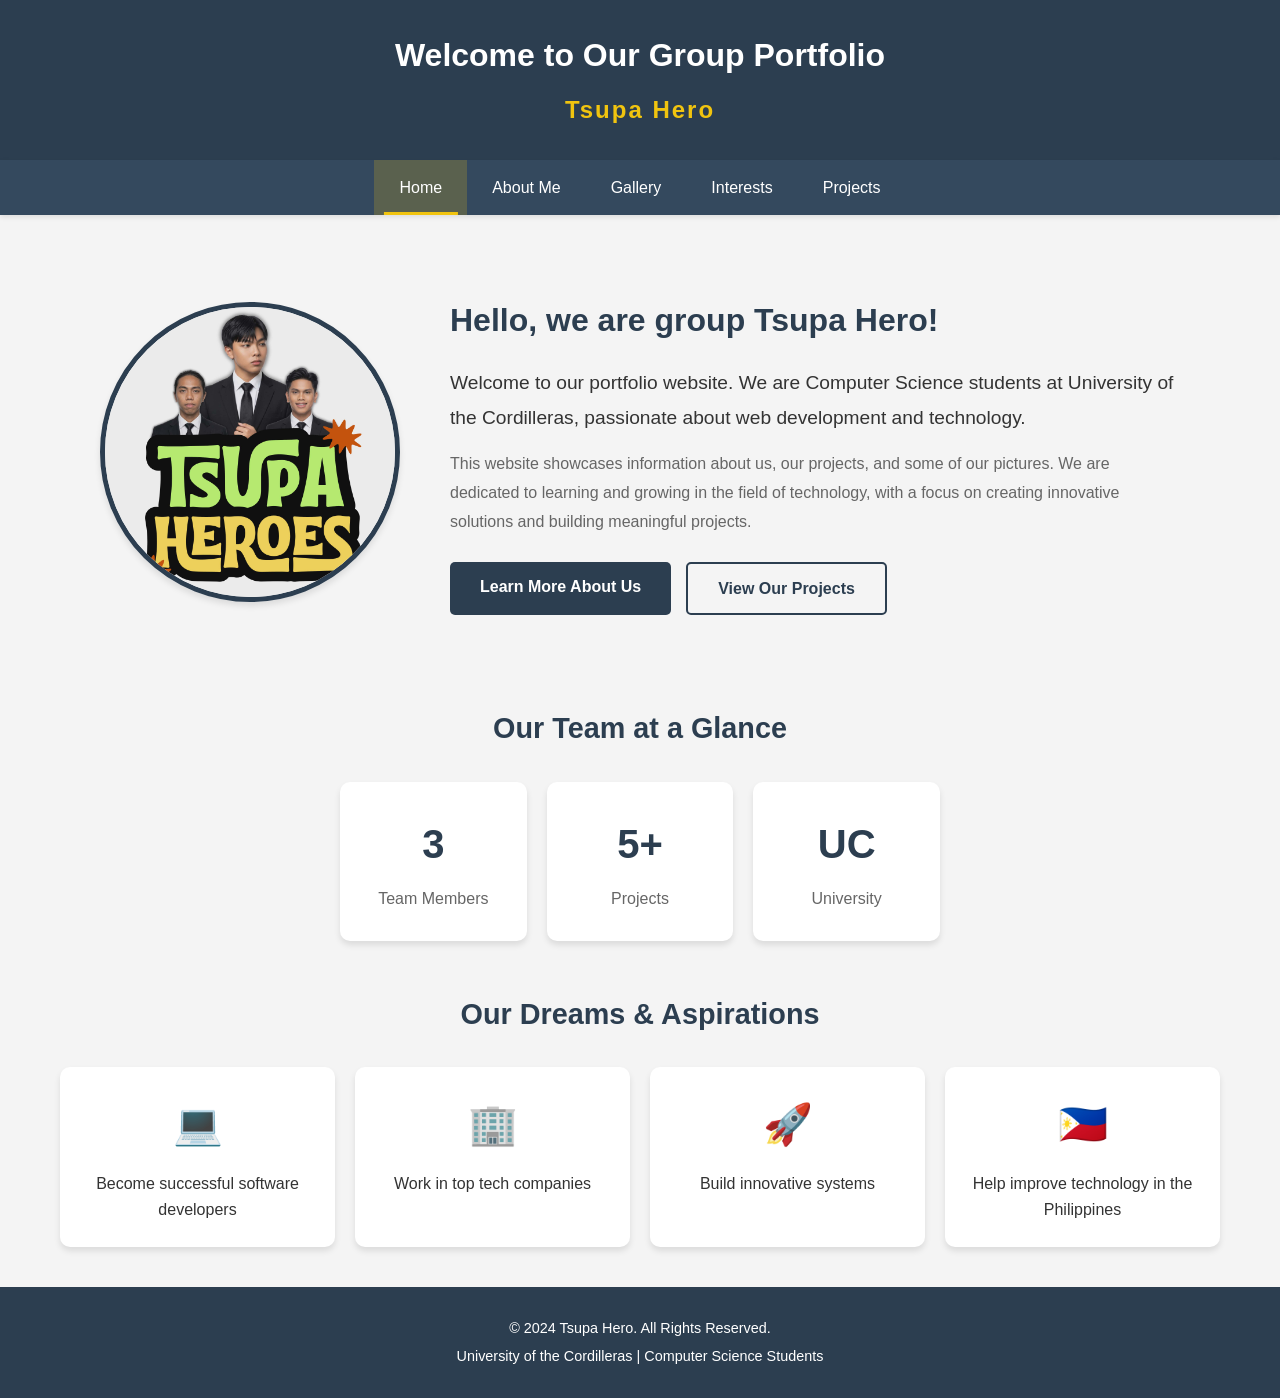
<file: index.html>
<!DOCTYPE html>
<html lang="en">
<head>
    <meta charset="UTF-8">
    <meta name="viewport" content="width=device-width, initial-scale=1.0">
    <title>Tsupa Hero - Home</title>
    <link rel="stylesheet" href="css/index.css">
</head>
<body>
    <!-- Header Section -->
    <header class="main-header">
        <div class="header-content">
            <h1>Welcome to Our Group Portfolio</h1>
            <p class="group-name">Tsupa Hero</p>
        </div>
    </header>

    <!-- Navigation Menu -->
    <nav class="main-nav">
        <ul class="nav-list">
            <li><a href="index.html" class="nav-link active">Home</a></li>
            <li><a href="about.html" class="nav-link">About Me</a></li>
            <li><a href="gallery.html" class="nav-link">Gallery</a></li>
            <li><a href="interest.html" class="nav-link">Interests</a></li>
            <li><a href="project.html" class="nav-link">Projects</a></li>
        </ul>
    </nav>

    <!-- Main Content Section -->
    <main class="main-content">
        <!-- Home Section -->
        <section class="home-section">
            <div class="profile-container">
                <!-- Group Profile Photo -->
                <div class="profile-photo">
                    <img src="group logo.jpg" alt="Tsupa Hero Group" class="group-image">
                </div>
                
                <!-- Introduction Text -->
                <div class="intro-text">
                    <h2>Hello, we are group Tsupa Hero!</h2>
                    <p class="welcome-message">
                        Welcome to our portfolio website. We are Computer Science students at University of the Cordilleras, 
                        passionate about web development and technology.
                    </p>
                    <p class="description">
                        This website showcases information about us, our projects, and some of our pictures. 
                        We are dedicated to learning and growing in the field of technology, 
                        with a focus on creating innovative solutions and building meaningful projects.
                    </p>
                    
                    <!-- Call to Action Buttons -->
                    <div class="cta-buttons">
                        <a href="about.html" class="btn btn-primary">Learn More About Us</a>
                        <a href="project.html" class="btn btn-secondary">View Our Projects</a>
                    </div>
                </div>
            </div>
        </section>

        <!-- Quick Stats Section -->
        <section class="stats-section">
            <h3>Our Team at a Glance</h3>
            <div class="stats-grid">
                <div class="stat-card">
                    <span class="stat-number">3</span>
                    <span class="stat-label">Team Members</span>
                </div>
                <div class="stat-card">
                    <span class="stat-number">5+</span>
                    <span class="stat-label">Projects</span>
                </div>
                <div class="stat-card">
                    <span class="stat-number">UC</span>
                    <span class="stat-label">University</span>
                </div>
            </div>
        </section>

        <!-- Dreams Section Preview -->
        <section class="dreams-preview">
            <h3>Our Dreams & Aspirations</h3>
            <div class="dreams-list">
                <div class="dream-item">
                    <span class="dream-icon">💻</span>
                    <p>Become successful software developers</p>
                </div>
                <div class="dream-item">
                    <span class="dream-icon">🏢</span>
                    <p>Work in top tech companies</p>
                </div>
                <div class="dream-item">
                    <span class="dream-icon">🚀</span>
                    <p>Build innovative systems</p>
                </div>
                <div class="dream-item">
                    <span class="dream-icon">🇵🇭</span>
                    <p>Help improve technology in the Philippines</p>
                </div>
            </div>
        </section>
    </main>

    <!-- Footer Section -->
    <footer class="main-footer">
        <div class="footer-content">
            <p>&copy; 2024 Tsupa Hero. All Rights Reserved.</p>
            <p>University of the Cordilleras | Computer Science Students</p>
        </div>
    </footer>

    <!-- Scroll to Top Button -->
    <button id="scrollTopBtn" class="scroll-top-btn" title="Go to top">↑</button>

    <!-- JavaScript File -->
    <script src="js/script.js"></script>
</body>
</html>
</file>
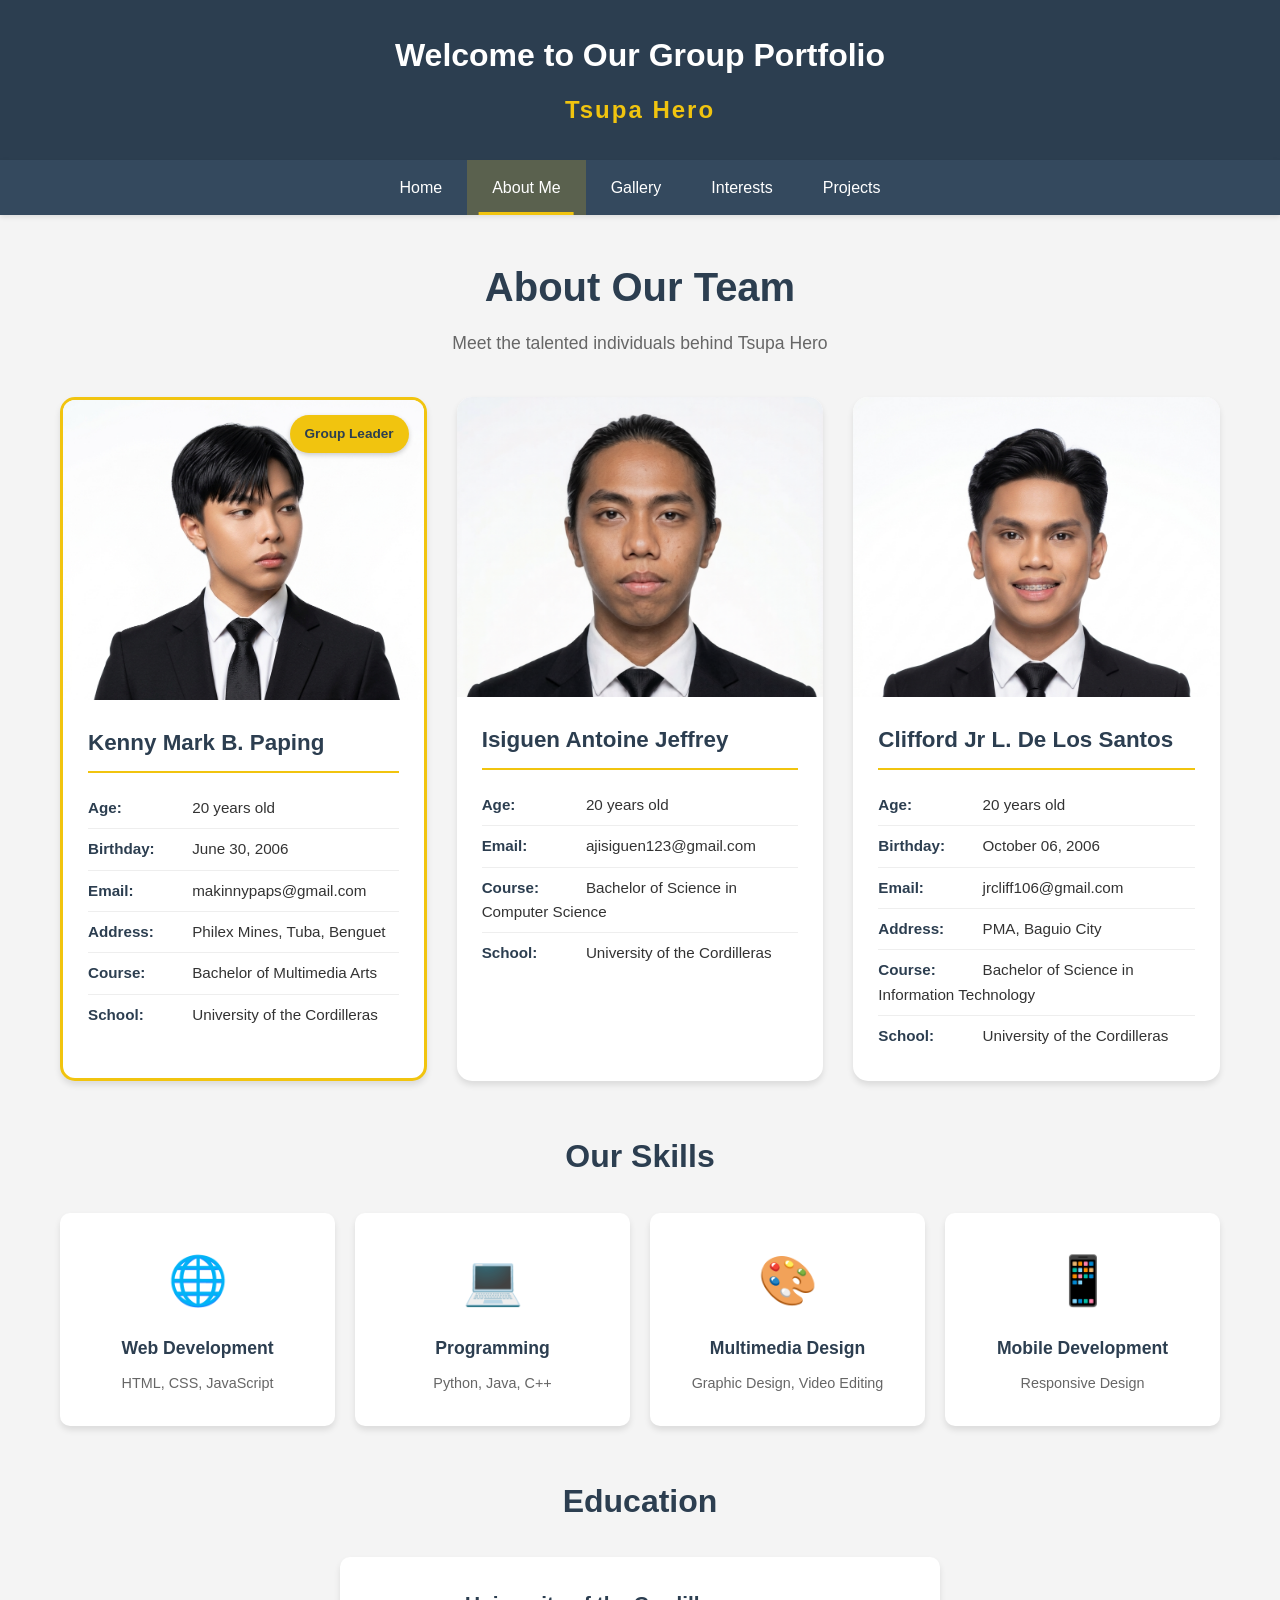
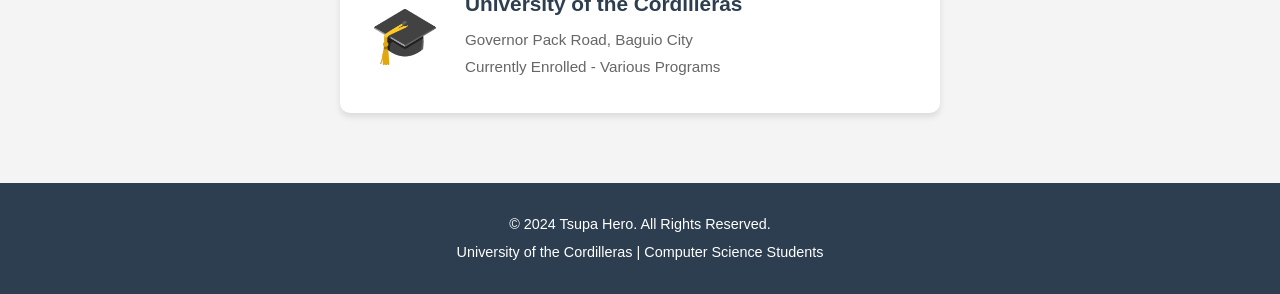
<file: about.html>
<!DOCTYPE html>
<html lang="en">
<head>
    <meta charset="UTF-8">
    <meta name="viewport" content="width=device-width, initial-scale=1.0">
    <title>Tsupa Hero - About Me</title>
    <link rel="stylesheet" href="css/about.css">
</head>
<body>
    <!-- Header Section -->
    <header class="main-header">
        <div class="header-content">
            <h1>Welcome to Our Group Portfolio</h1>
            <p class="group-name">Tsupa Hero</p>
        </div>
    </header>

    <!-- Navigation Menu -->
    <nav class="main-nav">
        <ul class="nav-list">
            <li><a href="index.html" class="nav-link">Home</a></li>
            <li><a href="about.html" class="nav-link active">About Me</a></li>
            <li><a href="gallery.html" class="nav-link">Gallery</a></li>
            <li><a href="interest.html" class="nav-link">Interests</a></li>
            <li><a href="project.html" class="nav-link">Projects</a></li>
        </ul>
    </nav>

    <!-- Main Content Section -->
    <main class="main-content">
        <!-- About Section Title -->
        <section class="about-header">
            <h2>About Our Team</h2>
            <p>Meet the talented individuals behind Tsupa Hero</p>
        </section>

        <!-- Team Members Cards -->
        <section class="team-section">
            <!-- Group Leader Card -->
            <div class="member-card leader-card">
                <div class="member-badge">Group Leader</div>
                <div class="member-photo">
                    <img src="images/kenny.jpg" alt="Kenny Mark B. Paping">
                </div>
                <div class="member-info">
                    <h3>Kenny Mark B. Paping</h3>
                    <ul class="info-list">
                        <li><strong>Age:</strong> 20 years old</li>
                        <li><strong>Birthday:</strong> June 30, 2006</li>
                        <li><strong>Email:</strong> makinnypaps@gmail.com</li>
                        <li><strong>Address:</strong> Philex Mines, Tuba, Benguet</li>
                        <li><strong>Course:</strong> Bachelor of Multimedia Arts</li>
                        <li><strong>School:</strong> University of the Cordilleras</li>
                    </ul>
                </div>
            </div>

            <!-- Member 1 Card -->
            <div class="member-card">
                <div class="member-photo">
                    <img src="images/antoine.jpg" alt="Isiguen Antoine Jeffrey">
                </div>
                <div class="member-info">
                    <h3>Isiguen Antoine Jeffrey</h3>
                    <ul class="info-list">
                        <li><strong>Age:</strong> 20 years old</li>
                        <li><strong>Email:</strong> ajisiguen123@gmail.com</li>
                        <li><strong>Course:</strong> Bachelor of Science in Computer Science</li>
                        <li><strong>School:</strong> University of the Cordilleras</li>
                    </ul>
                </div>
            </div>

            <!-- Member 2 Card -->
            <div class="member-card">
                <div class="member-photo">
                    <img src="images/clifford.jpg" alt="Clifford Jr L. De Los Santos">
                </div>
                <div class="member-info">
                    <h3>Clifford Jr L. De Los Santos</h3>
                    <ul class="info-list">
                        <li><strong>Age:</strong> 20 years old</li>
                        <li><strong>Birthday:</strong> October 06, 2006</li>
                        <li><strong>Email:</strong> jrcliff106@gmail.com</li>
                        <li><strong>Address:</strong> PMA, Baguio City</li>
                        <li><strong>Course:</strong> Bachelor of Science in Information Technology</li>
                        <li><strong>School:</strong> University of the Cordilleras</li>
                    </ul>
                </div>
            </div>
        </section>

        <!-- Skills Section -->
        <section class="skills-section">
            <h2>Our Skills</h2>
            <div class="skills-grid">
                <div class="skill-card">
                    <span class="skill-icon">🌐</span>
                    <h4>Web Development</h4>
                    <p>HTML, CSS, JavaScript</p>
                </div>
                <div class="skill-card">
                    <span class="skill-icon">💻</span>
                    <h4>Programming</h4>
                    <p>Python, Java, C++</p>
                </div>
                <div class="skill-card">
                    <span class="skill-icon">🎨</span>
                    <h4>Multimedia Design</h4>
                    <p>Graphic Design, Video Editing</p>
                </div>
                <div class="skill-card">
                    <span class="skill-icon">📱</span>
                    <h4>Mobile Development</h4>
                    <p>Responsive Design</p>
                </div>
            </div>
        </section>

        <!-- Education Section -->
        <section class="education-section">
            <h2>Education</h2>
            <div class="education-card">
                <div class="edu-icon">🎓</div>
                <div class="edu-info">
                    <h4>University of the Cordilleras</h4>
                    <p>Governor Pack Road, Baguio City</p>
                    <p>Currently Enrolled - Various Programs</p>
                </div>
            </div>
        </section>
    </main>

    <!-- Footer Section -->
    <footer class="main-footer">
        <div class="footer-content">
            <p>&copy; 2024 Tsupa Hero. All Rights Reserved.</p>
            <p>University of the Cordilleras | Computer Science Students</p>
        </div>
    </footer>

    <!-- Scroll to Top Button -->
    <button id="scrollTopBtn" class="scroll-top-btn" title="Go to top">↑</button>

    <!-- JavaScript File -->
    <script src="js/script.js"></script>
</body>
</html>
</file>
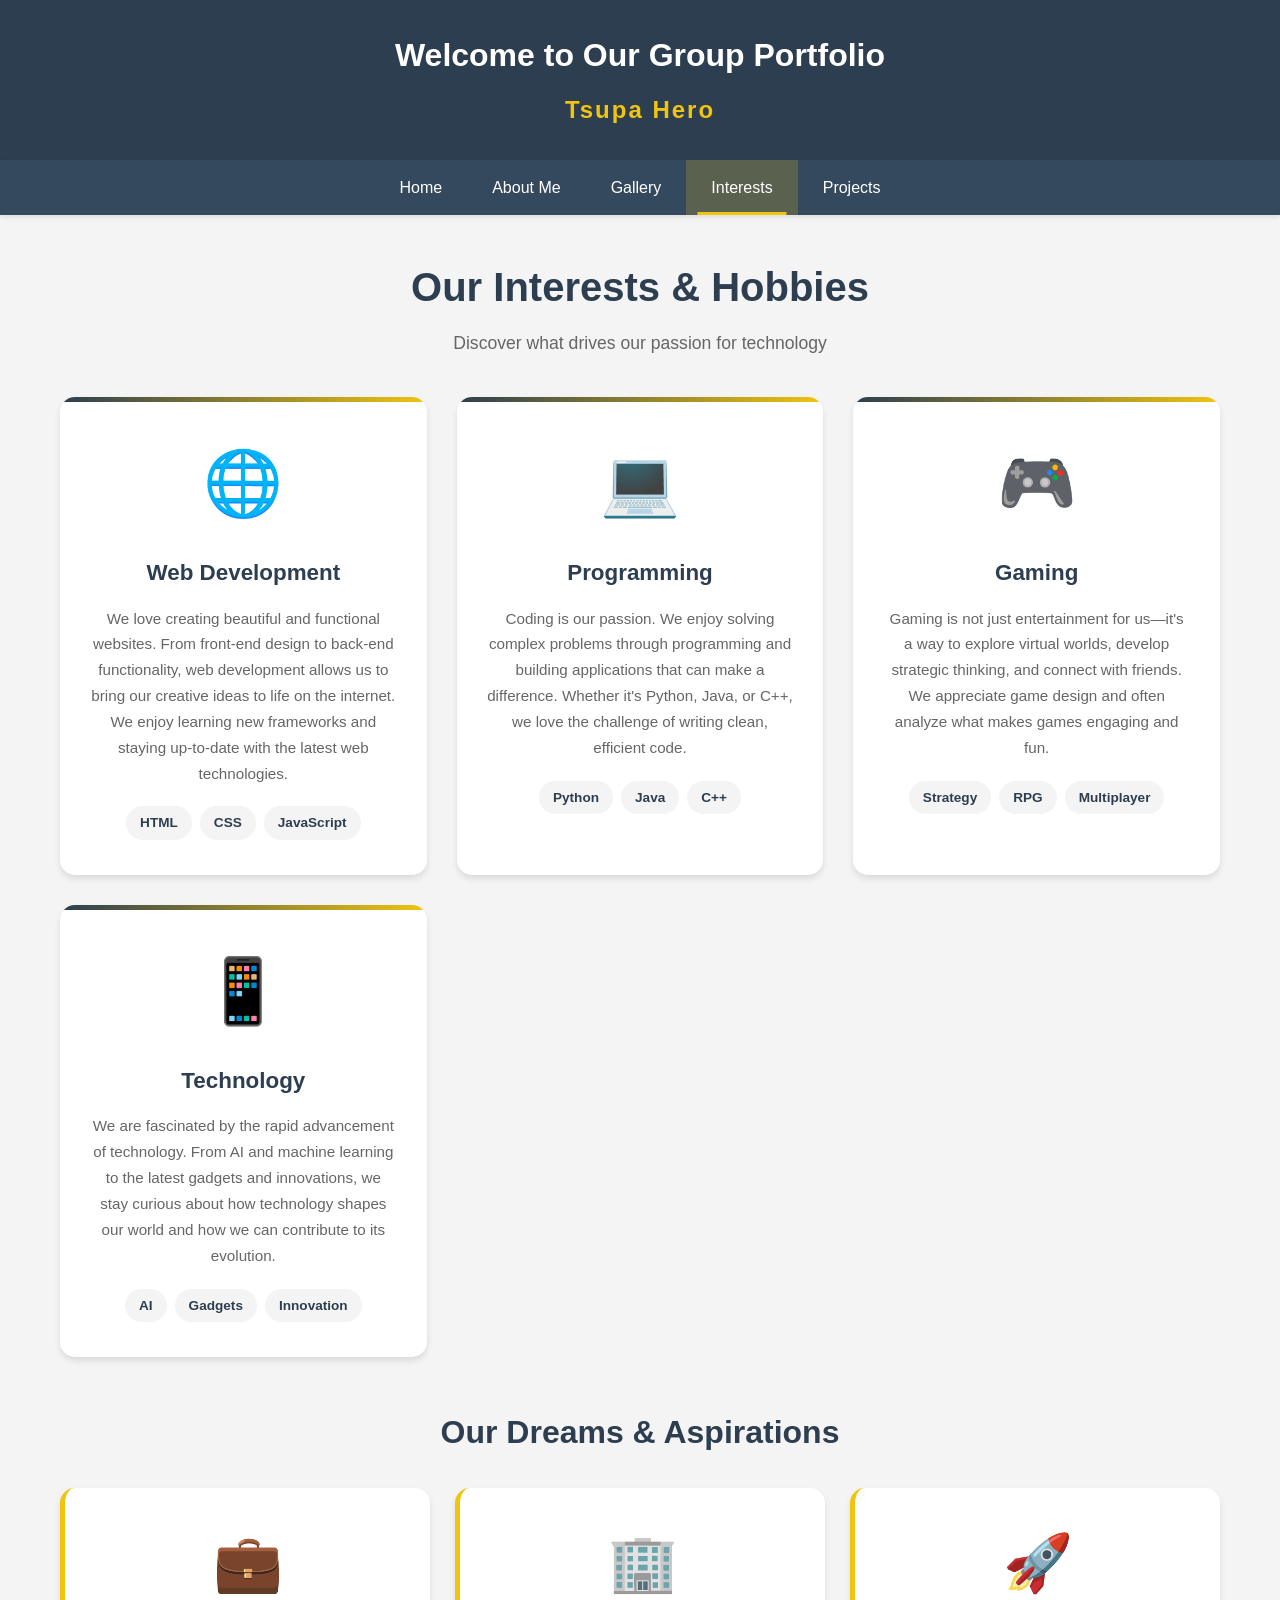
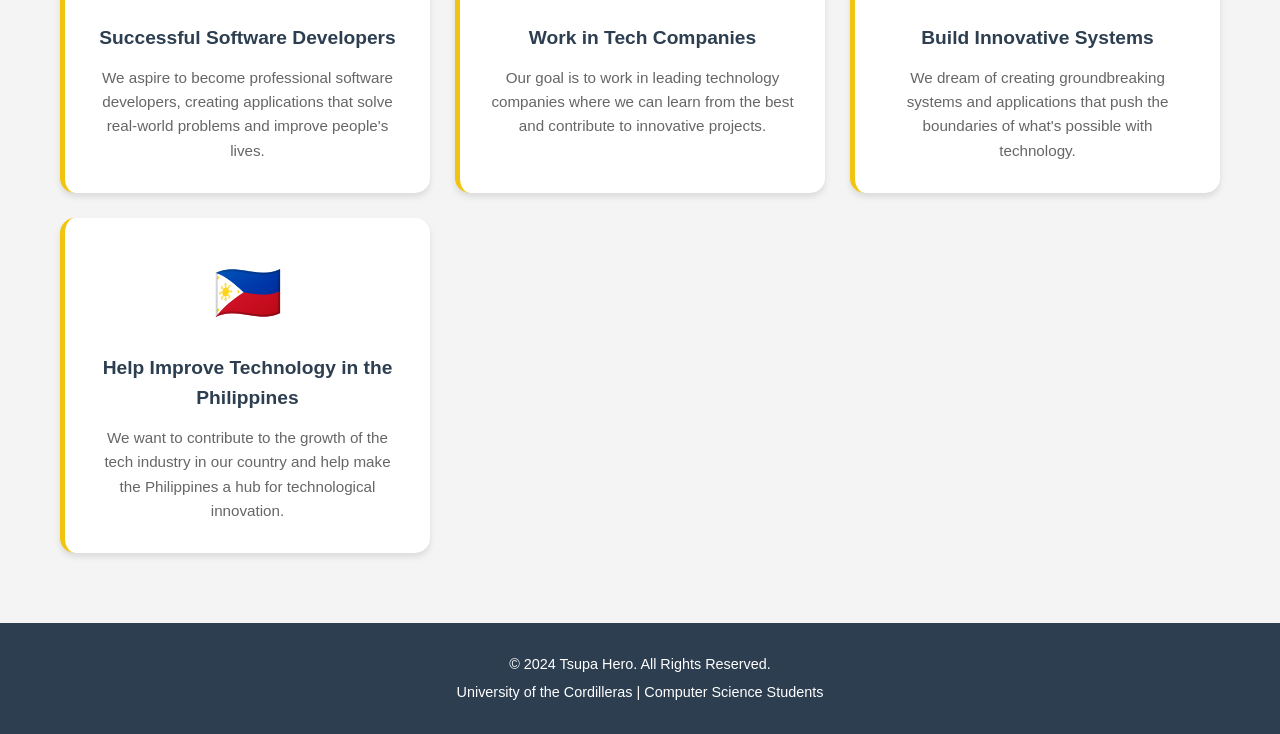
<file: interest.html>
<!DOCTYPE html>
<html lang="en">
<head>
    <meta charset="UTF-8">
    <meta name="viewport" content="width=device-width, initial-scale=1.0">
    <title>Tsupa Hero - Interests</title>
    <link rel="stylesheet" href="css/interest.css">
</head>
<body>
    <!-- Header Section -->
    <header class="main-header">
        <div class="header-content">
            <h1>Welcome to Our Group Portfolio</h1>
            <p class="group-name">Tsupa Hero</p>
        </div>
    </header>

    <!-- Navigation Menu -->
    <nav class="main-nav">
        <ul class="nav-list">
            <li><a href="index.html" class="nav-link">Home</a></li>
            <li><a href="about.html" class="nav-link">About Me</a></li>
            <li><a href="gallery.html" class="nav-link">Gallery</a></li>
            <li><a href="interest.html" class="nav-link active">Interests</a></li>
            <li><a href="project.html" class="nav-link">Projects</a></li>
        </ul>
    </nav>

    <!-- Main Content Section -->
    <main class="main-content">
        <!-- Interests Header -->
        <section class="interests-header">
            <h2>Our Interests & Hobbies</h2>
            <p>Discover what drives our passion for technology</p>
        </section>

        <!-- Interests Grid -->
        <section class="interests-section">
            <div class="interests-grid">
                <!-- Web Development Interest -->
                <div class="interest-card">
                    <div class="interest-icon">🌐</div>
                    <h3>Web Development</h3>
                    <p class="interest-description">
                        We love creating beautiful and functional websites. From front-end design to back-end functionality, 
                        web development allows us to bring our creative ideas to life on the internet. 
                        We enjoy learning new frameworks and staying up-to-date with the latest web technologies.
                    </p>
                    <div class="interest-tags">
                        <span class="tag">HTML</span>
                        <span class="tag">CSS</span>
                        <span class="tag">JavaScript</span>
                    </div>
                </div>

                <!-- Programming Interest -->
                <div class="interest-card">
                    <div class="interest-icon">💻</div>
                    <h3>Programming</h3>
                    <p class="interest-description">
                        Coding is our passion. We enjoy solving complex problems through programming and 
                        building applications that can make a difference. Whether it's Python, Java, or C++, 
                        we love the challenge of writing clean, efficient code.
                    </p>
                    <div class="interest-tags">
                        <span class="tag">Python</span>
                        <span class="tag">Java</span>
                        <span class="tag">C++</span>
                    </div>
                </div>

                <!-- Gaming Interest -->
                <div class="interest-card">
                    <div class="interest-icon">🎮</div>
                    <h3>Gaming</h3>
                    <p class="interest-description">
                        Gaming is not just entertainment for us—it's a way to explore virtual worlds, 
                        develop strategic thinking, and connect with friends. We appreciate game design 
                        and often analyze what makes games engaging and fun.
                    </p>
                    <div class="interest-tags">
                        <span class="tag">Strategy</span>
                        <span class="tag">RPG</span>
                        <span class="tag">Multiplayer</span>
                    </div>
                </div>

                <!-- Technology Interest -->
                <div class="interest-card">
                    <div class="interest-icon">📱</div>
                    <h3>Technology</h3>
                    <p class="interest-description">
                        We are fascinated by the rapid advancement of technology. From AI and machine learning 
                        to the latest gadgets and innovations, we stay curious about how technology shapes 
                        our world and how we can contribute to its evolution.
                    </p>
                    <div class="interest-tags">
                        <span class="tag">AI</span>
                        <span class="tag">Gadgets</span>
                        <span class="tag">Innovation</span>
                    </div>
                </div>
            </div>
        </section>

        <!-- Dreams & Aspirations Section -->
        <section class="dreams-section">
            <h2>Our Dreams & Aspirations</h2>
            <div class="dreams-grid">
                <div class="dream-card">
                    <div class="dream-icon-large">💼</div>
                    <h3>Successful Software Developers</h3>
                    <p>We aspire to become professional software developers, creating applications that solve real-world problems and improve people's lives.</p>
                </div>

                <div class="dream-card">
                    <div class="dream-icon-large">🏢</div>
                    <h3>Work in Tech Companies</h3>
                    <p>Our goal is to work in leading technology companies where we can learn from the best and contribute to innovative projects.</p>
                </div>

                <div class="dream-card">
                    <div class="dream-icon-large">🚀</div>
                    <h3>Build Innovative Systems</h3>
                    <p>We dream of creating groundbreaking systems and applications that push the boundaries of what's possible with technology.</p>
                </div>

                <div class="dream-card">
                    <div class="dream-icon-large">🇵🇭</div>
                    <h3>Help Improve Technology in the Philippines</h3>
                    <p>We want to contribute to the growth of the tech industry in our country and help make the Philippines a hub for technological innovation.</p>
                </div>
            </div>
        </section>
    </main>

    <!-- Footer Section -->
    <footer class="main-footer">
        <div class="footer-content">
            <p>&copy; 2024 Tsupa Hero. All Rights Reserved.</p>
            <p>University of the Cordilleras | Computer Science Students</p>
        </div>
    </footer>

    <!-- Scroll to Top Button -->
    <button id="scrollTopBtn" class="scroll-top-btn" title="Go to top">↑</button>

    <!-- JavaScript File -->
    <script src="js/script.js"></script>
</body>
</html>
</file>
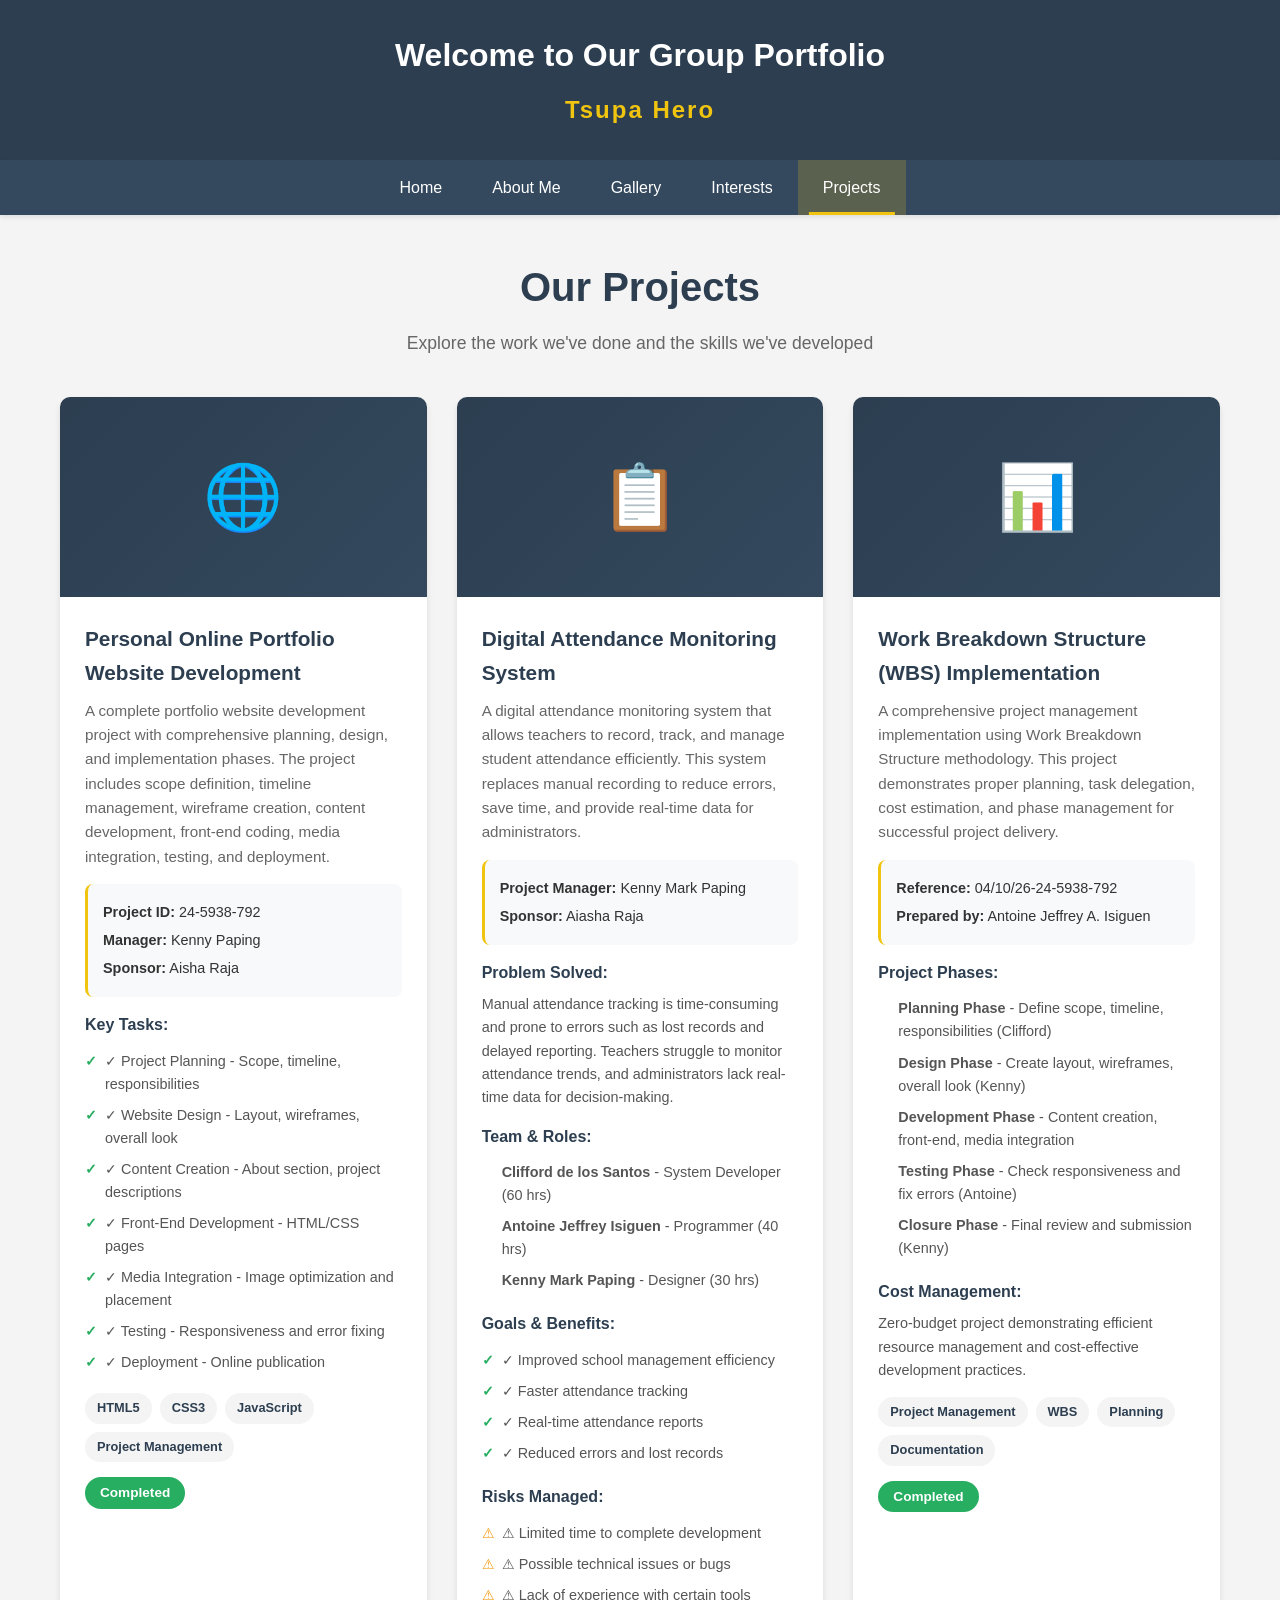
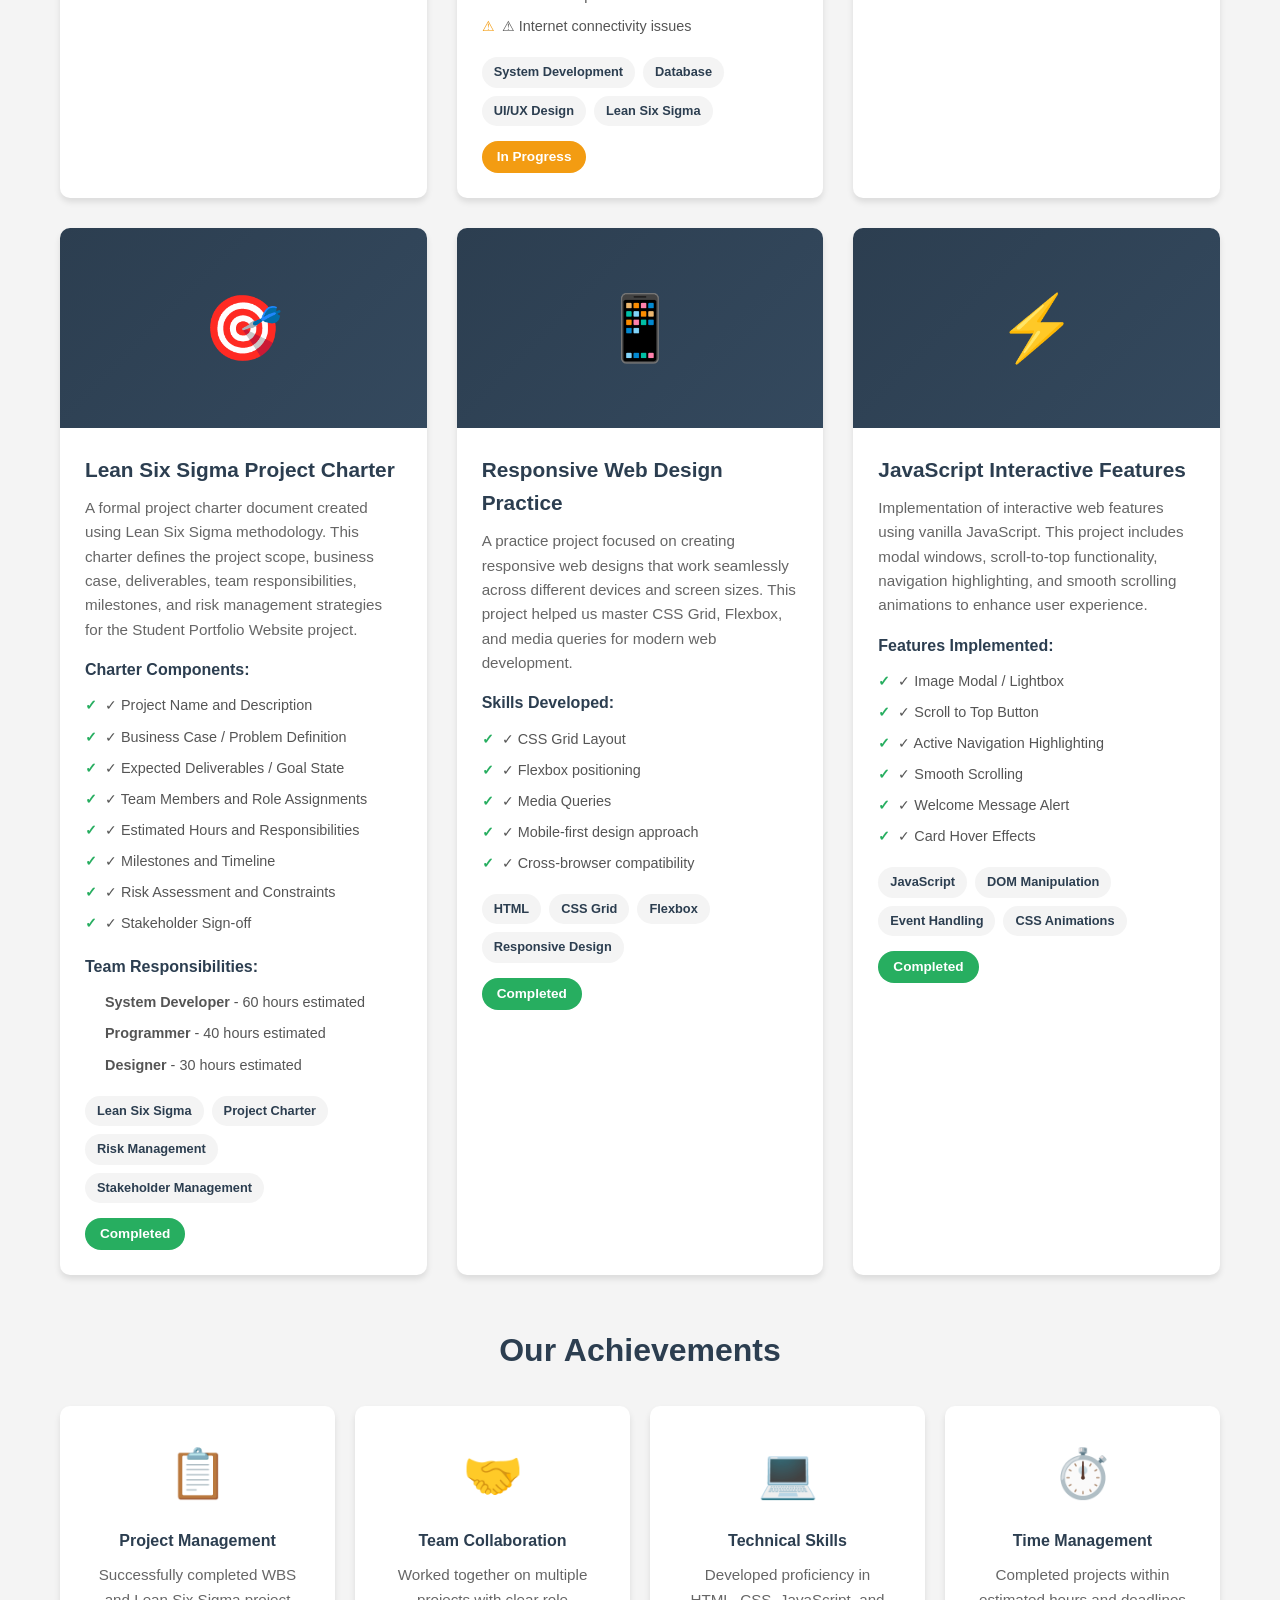
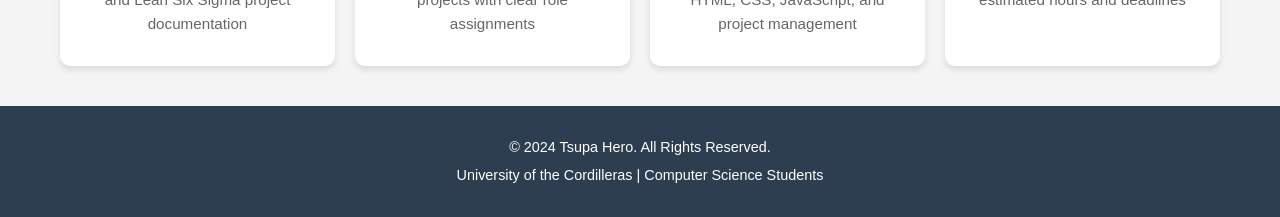
<file: project.html>
<!DOCTYPE html>
<html lang="en">
<head>
    <meta charset="UTF-8">
    <meta name="viewport" content="width=device-width, initial-scale=1.0">
    <title>Tsupa Hero - Projects</title>
    <link rel="stylesheet" href="css/index.css">
</head>
<body>
    <!-- Header Section -->
    <header class="main-header">
        <div class="header-content">
            <h1>Welcome to Our Group Portfolio</h1>
            <p class="group-name">Tsupa Hero</p>
        </div>
    </header>

    <!-- Navigation Menu -->
    <nav class="main-nav">
        <ul class="nav-list">
            <li><a href="index.html" class="nav-link">Home</a></li>
            <li><a href="about.html" class="nav-link">About Me</a></li>
            <li><a href="gallery.html" class="nav-link">Gallery</a></li>
            <li><a href="interest.html" class="nav-link">Interests</a></li>
            <li><a href="project.html" class="nav-link active">Projects</a></li>
        </ul>
    </nav>

    <!-- Main Content Section -->
    <main class="main-content">
        <!-- Projects Header -->
        <section class="projects-header">
            <h2>Our Projects</h2>
            <p>Explore the work we've done and the skills we've developed</p>
        </section>

        <!-- Projects Grid -->
        <section class="projects-section">
            <div class="projects-grid">
                <!-- Project 1: Personal Online Portfolio Website Development -->
                <div class="project-card">
                    <div class="project-image">
                        <div class="project-placeholder">🌐</div>
                    </div>
                    <div class="project-content">
                        <h3>Personal Online Portfolio Website Development</h3>
                        <p class="project-description">
                            A complete portfolio website development project with comprehensive planning, design, 
                            and implementation phases. The project includes scope definition, timeline management, 
                            wireframe creation, content development, front-end coding, media integration, testing, 
                            and deployment.
                        </p>
                        <div class="project-details">
                            <p><strong>Project ID:</strong> 24-5938-792</p>
                            <p><strong>Manager:</strong> Kenny Paping</p>
                            <p><strong>Sponsor:</strong> Aisha Raja</p>
                        </div>
                        <div class="project-tasks">
                            <h4>Key Tasks:</h4>
                            <ul>
                                <li>✓ Project Planning - Scope, timeline, responsibilities</li>
                                <li>✓ Website Design - Layout, wireframes, overall look</li>
                                <li>✓ Content Creation - About section, project descriptions</li>
                                <li>✓ Front-End Development - HTML/CSS pages</li>
                                <li>✓ Media Integration - Image optimization and placement</li>
                                <li>✓ Testing - Responsiveness and error fixing</li>
                                <li>✓ Deployment - Online publication</li>
                            </ul>
                        </div>
                        <div class="project-tech">
                            <span class="tech-tag">HTML5</span>
                            <span class="tech-tag">CSS3</span>
                            <span class="tech-tag">JavaScript</span>
                            <span class="tech-tag">Project Management</span>
                        </div>
                        <div class="project-status">
                            <span class="status-badge completed">Completed</span>
                        </div>
                    </div>
                </div>

                <!-- Project 2: Digital Attendance Monitoring System -->
                <div class="project-card">
                    <div class="project-image">
                        <div class="project-placeholder">📋</div>
                    </div>
                    <div class="project-content">
                        <h3>Digital Attendance Monitoring System</h3>
                        <p class="project-description">
                            A digital attendance monitoring system that allows teachers to record, track, and 
                            manage student attendance efficiently. This system replaces manual recording to 
                            reduce errors, save time, and provide real-time data for administrators.
                        </p>
                        <div class="project-details">
                            <p><strong>Project Manager:</strong> Kenny Mark Paping</p>
                            <p><strong>Sponsor:</strong> Aiasha Raja</p>
                        </div>
                        <div class="project-problem">
                            <h4>Problem Solved:</h4>
                            <p>Manual attendance tracking is time-consuming and prone to errors such as lost records 
                            and delayed reporting. Teachers struggle to monitor attendance trends, and administrators 
                            lack real-time data for decision-making.</p>
                        </div>
                        <div class="project-team">
                            <h4>Team & Roles:</h4>
                            <ul>
                                <li><strong>Clifford de los Santos</strong> - System Developer (60 hrs)</li>
                                <li><strong>Antoine Jeffrey Isiguen</strong> - Programmer (40 hrs)</li>
                                <li><strong>Kenny Mark Paping</strong> - Designer (30 hrs)</li>
                            </ul>
                        </div>
                        <div class="project-goals">
                            <h4>Goals & Benefits:</h4>
                            <ul>
                                <li>✓ Improved school management efficiency</li>
                                <li>✓ Faster attendance tracking</li>
                                <li>✓ Real-time attendance reports</li>
                                <li>✓ Reduced errors and lost records</li>
                            </ul>
                        </div>
                        <div class="project-risks">
                            <h4>Risks Managed:</h4>
                            <ul>
                                <li>⚠ Limited time to complete development</li>
                                <li>⚠ Possible technical issues or bugs</li>
                                <li>⚠ Lack of experience with certain tools</li>
                                <li>⚠ Internet connectivity issues</li>
                            </ul>
                        </div>
                        <div class="project-tech">
                            <span class="tech-tag">System Development</span>
                            <span class="tech-tag">Database</span>
                            <span class="tech-tag">UI/UX Design</span>
                            <span class="tech-tag">Lean Six Sigma</span>
                        </div>
                        <div class="project-status">
                            <span class="status-badge in-progress">In Progress</span>
                        </div>
                    </div>
                </div>

                <!-- Project 3: Work Breakdown Structure Implementation -->
                <div class="project-card">
                    <div class="project-image">
                        <div class="project-placeholder">📊</div>
                    </div>
                    <div class="project-content">
                        <h3>Work Breakdown Structure (WBS) Implementation</h3>
                        <p class="project-description">
                            A comprehensive project management implementation using Work Breakdown Structure methodology. 
                            This project demonstrates proper planning, task delegation, cost estimation, and phase 
                            management for successful project delivery.
                        </p>
                        <div class="project-details">
                            <p><strong>Reference:</strong> 04/10/26-24-5938-792</p>
                            <p><strong>Prepared by:</strong> Antoine Jeffrey A. Isiguen</p>
                        </div>
                        <div class="project-phases">
                            <h4>Project Phases:</h4>
                            <ul>
                                <li><strong>Planning Phase</strong> - Define scope, timeline, responsibilities (Clifford)</li>
                                <li><strong>Design Phase</strong> - Create layout, wireframes, overall look (Kenny)</li>
                                <li><strong>Development Phase</strong> - Content creation, front-end, media integration</li>
                                <li><strong>Testing Phase</strong> - Check responsiveness and fix errors (Antoine)</li>
                                <li><strong>Closure Phase</strong> - Final review and submission (Kenny)</li>
                            </ul>
                        </div>
                        <div class="project-cost">
                            <h4>Cost Management:</h4>
                            <p>Zero-budget project demonstrating efficient resource management and cost-effective development practices.</p>
                        </div>
                        <div class="project-tech">
                            <span class="tech-tag">Project Management</span>
                            <span class="tech-tag">WBS</span>
                            <span class="tech-tag">Planning</span>
                            <span class="tech-tag">Documentation</span>
                        </div>
                        <div class="project-status">
                            <span class="status-badge completed">Completed</span>
                        </div>
                    </div>
                </div>

                <!-- Project 4: Lean Six Sigma Project Charter -->
                <div class="project-card">
                    <div class="project-image">
                        <div class="project-placeholder">🎯</div>
                    </div>
                    <div class="project-content">
                        <h3>Lean Six Sigma Project Charter</h3>
                        <p class="project-description">
                            A formal project charter document created using Lean Six Sigma methodology. This charter 
                            defines the project scope, business case, deliverables, team responsibilities, milestones, 
                            and risk management strategies for the Student Portfolio Website project.
                        </p>
                        <div class="project-components">
                            <h4>Charter Components:</h4>
                            <ul>
                                <li>✓ Project Name and Description</li>
                                <li>✓ Business Case / Problem Definition</li>
                                <li>✓ Expected Deliverables / Goal State</li>
                                <li>✓ Team Members and Role Assignments</li>
                                <li>✓ Estimated Hours and Responsibilities</li>
                                <li>✓ Milestones and Timeline</li>
                                <li>✓ Risk Assessment and Constraints</li>
                                <li>✓ Stakeholder Sign-off</li>
                            </ul>
                        </div>
                        <div class="project-team-roles">
                            <h4>Team Responsibilities:</h4>
                            <ul>
                                <li><strong>System Developer</strong> - 60 hours estimated</li>
                                <li><strong>Programmer</strong> - 40 hours estimated</li>
                                <li><strong>Designer</strong> - 30 hours estimated</li>
                            </ul>
                        </div>
                        <div class="project-tech">
                            <span class="tech-tag">Lean Six Sigma</span>
                            <span class="tech-tag">Project Charter</span>
                            <span class="tech-tag">Risk Management</span>
                            <span class="tech-tag">Stakeholder Management</span>
                        </div>
                        <div class="project-status">
                            <span class="status-badge completed">Completed</span>
                        </div>
                    </div>
                </div>

                <!-- Project 5: Responsive Web Design Practice -->
                <div class="project-card">
                    <div class="project-image">
                        <div class="project-placeholder">📱</div>
                    </div>
                    <div class="project-content">
                        <h3>Responsive Web Design Practice</h3>
                        <p class="project-description">
                            A practice project focused on creating responsive web designs that work seamlessly across 
                            different devices and screen sizes. This project helped us master CSS Grid, Flexbox, and 
                            media queries for modern web development.
                        </p>
                        <div class="project-skills">
                            <h4>Skills Developed:</h4>
                            <ul>
                                <li>✓ CSS Grid Layout</li>
                                <li>✓ Flexbox positioning</li>
                                <li>✓ Media Queries</li>
                                <li>✓ Mobile-first design approach</li>
                                <li>✓ Cross-browser compatibility</li>
                            </ul>
                        </div>
                        <div class="project-tech">
                            <span class="tech-tag">HTML</span>
                            <span class="tech-tag">CSS Grid</span>
                            <span class="tech-tag">Flexbox</span>
                            <span class="tech-tag">Responsive Design</span>
                        </div>
                        <div class="project-status">
                            <span class="status-badge completed">Completed</span>
                        </div>
                    </div>
                </div>

                <!-- Project 6: JavaScript Interactive Features -->
                <div class="project-card">
                    <div class="project-image">
                        <div class="project-placeholder">⚡</div>
                    </div>
                    <div class="project-content">
                        <h3>JavaScript Interactive Features</h3>
                        <p class="project-description">
                            Implementation of interactive web features using vanilla JavaScript. This project includes 
                            modal windows, scroll-to-top functionality, navigation highlighting, and smooth scrolling 
                            animations to enhance user experience.
                        </p>
                        <div class="project-features">
                            <h4>Features Implemented:</h4>
                            <ul>
                                <li>✓ Image Modal / Lightbox</li>
                                <li>✓ Scroll to Top Button</li>
                                <li>✓ Active Navigation Highlighting</li>
                                <li>✓ Smooth Scrolling</li>
                                <li>✓ Welcome Message Alert</li>
                                <li>✓ Card Hover Effects</li>
                            </ul>
                        </div>
                        <div class="project-tech">
                            <span class="tech-tag">JavaScript</span>
                            <span class="tech-tag">DOM Manipulation</span>
                            <span class="tech-tag">Event Handling</span>
                            <span class="tech-tag">CSS Animations</span>
                        </div>
                        <div class="project-status">
                            <span class="status-badge completed">Completed</span>
                        </div>
                    </div>
                </div>
            </div>
        </section>

        <!-- Achievements Section -->
        <section class="achievements-section">
            <h2>Our Achievements</h2>
            <div class="achievements-grid">
                <div class="achievement-card">
                    <div class="achievement-icon">📋</div>
                    <h4>Project Management</h4>
                    <p>Successfully completed WBS and Lean Six Sigma project documentation</p>
                </div>
                <div class="achievement-card">
                    <div class="achievement-icon">🤝</div>
                    <h4>Team Collaboration</h4>
                    <p>Worked together on multiple projects with clear role assignments</p>
                </div>
                <div class="achievement-card">
                    <div class="achievement-icon">💻</div>
                    <h4>Technical Skills</h4>
                    <p>Developed proficiency in HTML, CSS, JavaScript, and project management</p>
                </div>
                <div class="achievement-card">
                    <div class="achievement-icon">⏱️</div>
                    <h4>Time Management</h4>
                    <p>Completed projects within estimated hours and deadlines</p>
                </div>
            </div>
        </section>
    </main>

    <!-- Footer Section -->
    <footer class="main-footer">
        <div class="footer-content">
            <p>&copy; 2024 Tsupa Hero. All Rights Reserved.</p>
            <p>University of the Cordilleras | Computer Science Students</p>
        </div>
    </footer>

    <!-- Scroll to Top Button -->
    <button id="scrollTopBtn" class="scroll-top-btn" title="Go to top">↑</button>

    <!-- JavaScript File -->
    <script src="js/script.js"></script>
</body>
</html>
</file>
<file: css/index.css>
/* ============================================
   TSUPA HERO PORTFOLIO - MAIN STYLESHEET
   ============================================ */

/* CSS Variables for Color Theme */
:root {
    --header-color: #2c3e50;
    --nav-color: #34495e;
    --bg-color: #f4f4f4;
    --hover-color: #f1c40f;
    --text-color: #333;
    --white: #ffffff;
    --card-shadow: 0 4px 6px rgba(0, 0, 0, 0.1);
    --card-shadow-hover: 0 8px 15px rgba(0, 0, 0, 0.2);
}

/* Reset and Base Styles */
* {
    margin: 0;
    padding: 0;
    box-sizing: border-box;
}

body {
    font-family: Arial, sans-serif;
    background-color: var(--bg-color);
    color: var(--text-color);
    line-height: 1.6;
    min-height: 100vh;
    display: flex;
    flex-direction: column;
}

/* ============================================
   HEADER STYLES
   ============================================ */
.main-header {
    background-color: var(--header-color);
    color: var(--white);
    padding: 30px 20px;
    text-align: center;
    box-shadow: 0 2px 5px rgba(0, 0, 0, 0.1);
}

.header-content h1 {
    font-size: 2rem;
    margin-bottom: 10px;
    font-weight: bold;
}

.group-name {
    font-size: 1.5rem;
    color: var(--hover-color);
    font-weight: bold;
    letter-spacing: 2px;
}

/* ============================================
   NAVIGATION STYLES
   ============================================ */
.main-nav {
    background-color: var(--nav-color);
    padding: 0;
    box-shadow: 0 2px 5px rgba(0, 0, 0, 0.1);
}

.nav-list {
    list-style: none;
    display: flex;
    justify-content: center;
    flex-wrap: wrap;
}

.nav-list li {
    margin: 0;
}

.nav-link {
    display: block;
    color: var(--white);
    text-decoration: none;
    padding: 15px 25px;
    font-size: 1rem;
    transition: all 0.3s ease;
    position: relative;
}

.nav-link:hover {
    background-color: rgba(255, 255, 255, 0.1);
}

.nav-link::after {
    content: '';
    position: absolute;
    bottom: 0;
    left: 50%;
    width: 0;
    height: 3px;
    background-color: var(--hover-color);
    transition: all 0.3s ease;
    transform: translateX(-50%);
}

.nav-link:hover::after {
    width: 80%;
}

.nav-link.active {
    background-color: rgba(241, 196, 15, 0.2);
}

.nav-link.active::after {
    width: 80%;
}

/* ============================================
   MAIN CONTENT STYLES
   ============================================ */
.main-content {
    flex: 1;
    padding: 40px 20px;
    max-width: 1200px;
    margin: 0 auto;
    width: 100%;
}

/* ============================================
   HOME SECTION STYLES
   ============================================ */
.home-section {
    margin-bottom: 50px;
}

.profile-container {
  display: flex;
  align-items: center; 
  justify-content: center;
  gap: 50px; 
  max-width: 1200px;
  margin: 0 auto;
  padding: 40px;
}


.profile-img {
  flex-shrink: 0;
  width: 300px;
}

.group-image {
    width: 100%;
    max-width: 300px;
    height: 300px;
    object-fit: cover;
    border-radius: 100%;
    border: 5px solid var(--header-color);
    box-shadow: var(--card-shadow);
    transition: transform 0.3s ease, box-shadow 0.3s ease;
}

.group-image:hover {
    transform: scale(1.05);
    box-shadow: var(--card-shadow-hover);
}

.intro-text {
    flex: 1;
    min-width: 300px;
}

.intro-text h2 {
    font-size: 2rem;
    color: var(--header-color);
    margin-bottom: 20px;
}

.welcome-message {
    font-size: 1.2rem;
    color: var(--text-color);
    margin-bottom: 15px;
    line-height: 1.8;
}

.description {
    font-size: 1rem;
    color: #666;
    margin-bottom: 25px;
    line-height: 1.8;
}

/* Button Styles */
.cta-buttons {
    display: flex;
    gap: 15px;
    flex-wrap: wrap;
}

.btn {
    display: inline-block;
    padding: 12px 30px;
    text-decoration: none;
    border-radius: 5px;
    font-weight: bold;
    transition: all 0.3s ease;
    cursor: pointer;
    border: none;
    font-size: 1rem;
}

.btn-primary {
    background-color: var(--header-color);
    color: var(--white);
}

.btn-primary:hover {
    background-color: var(--hover-color);
    color: var(--header-color);
    transform: translateY(-2px);
    box-shadow: var(--card-shadow);
}

.btn-secondary {
    background-color: transparent;
    color: var(--header-color);
    border: 2px solid var(--header-color);
}

.btn-secondary:hover {
    background-color: var(--header-color);
    color: var(--white);
    transform: translateY(-2px);
}

/* ============================================
   STATS SECTION STYLES
   ============================================ */
.stats-section {
    margin-bottom: 50px;
    text-align: center;
}

.stats-section h3 {
    font-size: 1.8rem;
    color: var(--header-color);
    margin-bottom: 30px;
}

.stats-grid {
    display: grid;
    grid-template-columns: repeat(auto-fit, minmax(150px, 1fr));
    gap: 20px;
    max-width: 600px;
    margin: 0 auto;
}

.stat-card {
    background-color: var(--white);
    padding: 30px 20px;
    border-radius: 10px;
    box-shadow: var(--card-shadow);
    transition: transform 0.3s ease, box-shadow 0.3s ease;
}

.stat-card:hover {
    transform: translateY(-5px);
    box-shadow: var(--card-shadow-hover);
}

.stat-number {
    display: block;
    font-size: 2.5rem;
    font-weight: bold;
    color: var(--header-color);
    margin-bottom: 10px;
}

.stat-label {
    font-size: 1rem;
    color: #666;
}

/* ============================================
   DREAMS PREVIEW SECTION STYLES
   ============================================ */
.dreams-preview {
    text-align: center;
}

.dreams-preview h3 {
    font-size: 1.8rem;
    color: var(--header-color);
    margin-bottom: 30px;
}

.dreams-list {
    display: grid;
    grid-template-columns: repeat(auto-fit, minmax(250px, 1fr));
    gap: 20px;
}

.dream-item {
    background-color: var(--white);
    padding: 25px;
    border-radius: 10px;
    box-shadow: var(--card-shadow);
    transition: transform 0.3s ease, box-shadow 0.3s ease;
}

.dream-item:hover {
    transform: translateY(-5px);
    box-shadow: var(--card-shadow-hover);
}

.dream-icon {
    font-size: 2.5rem;
    margin-bottom: 15px;
    display: block;
}

.dream-item p {
    font-size: 1rem;
    color: var(--text-color);
}

/* ============================================
   PROJECTS PAGE STYLES
   ============================================ */
.projects-header,
.interests-header,
.gallery-header,
.about-header {
    text-align: center;
    margin-bottom: 40px;
}

.projects-header h2,
.interests-header h2,
.gallery-header h2,
.about-header h2 {
    font-size: 2.5rem;
    color: var(--header-color);
    margin-bottom: 10px;
}

.projects-header p,
.interests-header p,
.gallery-header p,
.about-header p {
    font-size: 1.1rem;
    color: #666;
}

.projects-grid {
    display: grid;
    grid-template-columns: repeat(auto-fit, minmax(350px, 1fr));
    gap: 30px;
    margin-bottom: 50px;
}

.project-card {
    background-color: var(--white);
    border-radius: 10px;
    overflow: hidden;
    box-shadow: var(--card-shadow);
    transition: transform 0.3s ease, box-shadow 0.3s ease;
}

.project-card:hover {
    transform: translateY(-5px);
    box-shadow: var(--card-shadow-hover);
}

.project-image {
    height: 200px;
    background: linear-gradient(135deg, var(--header-color), var(--nav-color));
    display: flex;
    align-items: center;
    justify-content: center;
}

.project-placeholder {
    font-size: 4rem;
}

.project-content {
    padding: 25px;
}

.project-content h3 {
    font-size: 1.3rem;
    color: var(--header-color);
    margin-bottom: 10px;
}

.project-description {
    font-size: 0.95rem;
    color: #666;
    margin-bottom: 15px;
    line-height: 1.6;
}

.project-tech {
    display: flex;
    flex-wrap: wrap;
    gap: 8px;
    margin-bottom: 15px;
}

.tech-tag {
    background-color: var(--bg-color);
    color: var(--header-color);
    padding: 5px 12px;
    border-radius: 20px;
    font-size: 0.8rem;
    font-weight: bold;
}

.project-status {
    margin-top: 10px;
}

/* Project Details Sections */
.project-details {
    background-color: #f8f9fa;
    padding: 12px 15px;
    border-radius: 8px;
    margin-bottom: 15px;
    border-left: 3px solid var(--hover-color);
}

.project-details p {
    font-size: 0.9rem;
    color: var(--text-color);
    margin: 5px 0;
}

.project-tasks,
.project-phases,
.project-components,
.project-team,
.project-team-roles,
.project-problem,
.project-goals,
.project-risks,
.project-cost,
.project-skills,
.project-features {
    margin-bottom: 15px;
}

.project-tasks h4,
.project-phases h4,
.project-components h4,
.project-team h4,
.project-team-roles h4,
.project-problem h4,
.project-goals h4,
.project-risks h4,
.project-cost h4,
.project-skills h4,
.project-features h4 {
    font-size: 1rem;
    color: var(--header-color);
    margin-bottom: 8px;
    font-weight: bold;
}

.project-tasks ul,
.project-phases ul,
.project-components ul,
.project-team ul,
.project-team-roles ul,
.project-goals ul,
.project-risks ul,
.project-skills ul,
.project-features ul {
    list-style: none;
    padding-left: 0;
}

.project-tasks li,
.project-phases li,
.project-components li,
.project-team li,
.project-team-roles li,
.project-goals li,
.project-skills li,
.project-features li {
    font-size: 0.9rem;
    color: #555;
    padding: 4px 0;
    padding-left: 20px;
    position: relative;
}

.project-tasks li::before,
.project-components li::before,
.project-goals li::before,
.project-skills li::before,
.project-features li::before {
    content: '✓';
    position: absolute;
    left: 0;
    color: #27ae60;
    font-weight: bold;
}

.project-risks li {
    font-size: 0.9rem;
    color: #555;
    padding: 4px 0;
    padding-left: 20px;
    position: relative;
}

.project-risks li::before {
    content: '⚠';
    position: absolute;
    left: 0;
    color: #f39c12;
}

.project-problem p,
.project-cost p {
    font-size: 0.9rem;
    color: #555;
    line-height: 1.6;
}

.status-badge {
    display: inline-block;
    padding: 5px 15px;
    border-radius: 20px;
    font-size: 0.85rem;
    font-weight: bold;
}

.status-badge.completed {
    background-color: #27ae60;
    color: white;
}

.status-badge.in-progress {
    background-color: #f39c12;
    color: white;
}

.status-badge.planned {
    background-color: #3498db;
    color: white;
}

/* Achievements Section */
.achievements-section {
    margin-top: 50px;
}

.achievements-section h2 {
    text-align: center;
    font-size: 2rem;
    color: var(--header-color);
    margin-bottom: 30px;
}

.achievements-grid {
    display: grid;
    grid-template-columns: repeat(auto-fit, minmax(250px, 1fr));
    gap: 20px;
}

.achievement-card {
    background-color: var(--white);
    padding: 30px;
    border-radius: 10px;
    text-align: center;
    box-shadow: var(--card-shadow);
    transition: transform 0.3s ease;
}

.achievement-card:hover {
    transform: translateY(-5px);
    box-shadow: var(--card-shadow-hover);
}

.achievement-icon {
    font-size: 3rem;
    margin-bottom: 15px;
}

.achievement-card h4 {
    color: var(--header-color);
    margin-bottom: 10px;
}

.achievement-card p {
    color: #666;
    font-size: 0.95rem;
}

/* ============================================
   FOOTER STYLES
   ============================================ */
.main-footer {
    background-color: var(--header-color);
    color: var(--white);
    padding: 25px 20px;
    text-align: center;
    margin-top: auto;
}

.footer-content p {
    margin: 5px 0;
    font-size: 0.9rem;
}

/* ============================================
   SCROLL TO TOP BUTTON
   ============================================ */
.scroll-top-btn {
    display: none;
    position: fixed;
    bottom: 30px;
    right: 30px;
    z-index: 99;
    border: none;
    outline: none;
    background-color: var(--header-color);
    color: var(--white);
    cursor: pointer;
    padding: 15px 20px;
    border-radius: 50%;
    font-size: 1.2rem;
    transition: all 0.3s ease;
    box-shadow: var(--card-shadow);
}

.scroll-top-btn:hover {
    background-color: var(--hover-color);
    color: var(--header-color);
    transform: translateY(-3px);
    box-shadow: var(--card-shadow-hover);
}

/* ============================================
   RESPONSIVE DESIGN
   ============================================ */
@media screen and (max-width: 768px) {
    .header-content h1 {
        font-size: 1.5rem;
    }

    .group-name {
        font-size: 1.2rem;
    }

    .nav-list {
        flex-direction: column;
    }

    .nav-link {
        padding: 12px 20px;
        text-align: center;
    }

    .profile-container {
        flex-direction: column;
        text-align: center;
    }

    .group-image {
        max-width: 200px;
        height: 200px;
    }

    .intro-text h2 {
        font-size: 1.5rem;
    }

    .cta-buttons {
        justify-content: center;
    }

    .projects-grid {
        grid-template-columns: 1fr;
    }

    .stats-grid {
        grid-template-columns: 1fr;
    }

    .dreams-list {
        grid-template-columns: 1fr;
    }
}

@media screen and (max-width: 480px) {
    .main-content {
        padding: 20px 15px;
    }

    .btn {
        width: 100%;
        text-align: center;
    }

    .project-card {
        margin: 0 -5px;
    }
}

/* ============================================
   ANIMATIONS
   ============================================ */
@keyframes fadeIn {
    from {
        opacity: 0;
        transform: translateY(20px);
    }
    to {
        opacity: 1;
        transform: translateY(0);
    }
}

.home-section,
.stats-section,
.dreams-preview,
.project-card,
.interest-card,
.member-card {
    animation: fadeIn 0.6s ease-out;
}
</file>
<file: css/about.css>
/* ============================================
   TSUPA HERO PORTFOLIO - ABOUT STYLESHEET
   ============================================ */

/* CSS Variables for Color Theme */
:root {
    --header-color: #2c3e50;
    --nav-color: #34495e;
    --bg-color: #f4f4f4;
    --hover-color: #f1c40f;
    --text-color: #333;
    --white: #ffffff;
    --card-shadow: 0 4px 6px rgba(0, 0, 0, 0.1);
    --card-shadow-hover: 0 8px 15px rgba(0, 0, 0, 0.2);
}

/* Reset and Base Styles */
* {
    margin: 0;
    padding: 0;
    box-sizing: border-box;
}

body {
    font-family: Arial, sans-serif;
    background-color: var(--bg-color);
    color: var(--text-color);
    line-height: 1.6;
    min-height: 100vh;
    display: flex;
    flex-direction: column;
}

/* ============================================
   HEADER STYLES
   ============================================ */
.main-header {
    background-color: var(--header-color);
    color: var(--white);
    padding: 30px 20px;
    text-align: center;
    box-shadow: 0 2px 5px rgba(0, 0, 0, 0.1);
}

.header-content h1 {
    font-size: 2rem;
    margin-bottom: 10px;
    font-weight: bold;
}

.group-name {
    font-size: 1.5rem;
    color: var(--hover-color);
    font-weight: bold;
    letter-spacing: 2px;
}

/* ============================================
   NAVIGATION STYLES
   ============================================ */
.main-nav {
    background-color: var(--nav-color);
    padding: 0;
    box-shadow: 0 2px 5px rgba(0, 0, 0, 0.1);
}

.nav-list {
    list-style: none;
    display: flex;
    justify-content: center;
    flex-wrap: wrap;
}

.nav-list li {
    margin: 0;
}

.nav-link {
    display: block;
    color: var(--white);
    text-decoration: none;
    padding: 15px 25px;
    font-size: 1rem;
    transition: all 0.3s ease;
    position: relative;
}

.nav-link:hover {
    background-color: rgba(255, 255, 255, 0.1);
}

.nav-link::after {
    content: '';
    position: absolute;
    bottom: 0;
    left: 50%;
    width: 0;
    height: 3px;
    background-color: var(--hover-color);
    transition: all 0.3s ease;
    transform: translateX(-50%);
}

.nav-link:hover::after {
    width: 80%;
}

.nav-link.active {
    background-color: rgba(241, 196, 15, 0.2);
}

.nav-link.active::after {
    width: 80%;
}

/* ============================================
   MAIN CONTENT STYLES
   ============================================ */
.main-content {
    flex: 1;
    padding: 40px 20px;
    max-width: 1200px;
    margin: 0 auto;
    width: 100%;
}

/* ============================================
   ABOUT HEADER STYLES
   ============================================ */
.about-header {
    text-align: center;
    margin-bottom: 40px;
}

.about-header h2 {
    font-size: 2.5rem;
    color: var(--header-color);
    margin-bottom: 10px;
}

.about-header p {
    font-size: 1.1rem;
    color: #666;
}

/* ============================================
   TEAM SECTION STYLES
   ============================================ */
.team-section {
    display: grid;
    grid-template-columns: repeat(auto-fit, minmax(350px, 1fr));
    gap: 30px;
    margin-bottom: 50px;
}

/* Member Card Styles */
.member-card {
    background-color: var(--white);
    border-radius: 15px;
    overflow: hidden;
    box-shadow: var(--card-shadow);
    transition: transform 0.3s ease, box-shadow 0.3s ease;
    position: relative;
}

.member-card:hover {
    transform: translateY(-8px);
    box-shadow: var(--card-shadow-hover);
}

/* Leader Card Special Styling */
.leader-card {
    border: 3px solid var(--hover-color);
}

.member-badge {
    position: absolute;
    top: 15px;
    right: 15px;
    background-color: var(--hover-color);
    color: var(--header-color);
    padding: 8px 15px;
    border-radius: 20px;
    font-size: 0.85rem;
    font-weight: bold;
    z-index: 10;
    box-shadow: 0 2px 5px rgba(0, 0, 0, 0.2);
}

/* Member Photo */
.member-photo {
    width: 100%;
    height: 300px;
    overflow: hidden;
    background: linear-gradient(135deg, var(--header-color), var(--nav-color));
}

.member-photo img {
    width: 100%;
    height: object-fit: contain;
    object-fit: cover;
    transition: transform 0.3s ease;
}

.member-card:hover .member-photo img {
    transform: scale(1.05);
}

/* Member Info */
.member-info {
    padding: 25px;
}

.member-info h3 {
    font-size: 1.4rem;
    color: var(--header-color);
    margin-bottom: 15px;
    border-bottom: 2px solid var(--hover-color);
    padding-bottom: 10px;
}

.info-list {
    list-style: none;
}

.info-list li {
    padding: 8px 0;
    font-size: 0.95rem;
    color: var(--text-color);
    border-bottom: 1px solid #eee;
}

.info-list li:last-child {
    border-bottom: none;
}

.info-list li strong {
    color: var(--header-color);
    display: inline-block;
    width: 100px;
}

/* ============================================
   SKILLS SECTION STYLES
   ============================================ */
.skills-section {
    margin-bottom: 50px;
}

.skills-section h2 {
    text-align: center;
    font-size: 2rem;
    color: var(--header-color);
    margin-bottom: 30px;
}

.skills-grid {
    display: grid;
    grid-template-columns: repeat(auto-fit, minmax(200px, 1fr));
    gap: 20px;
}

.skill-card {
    background-color: var(--white);
    padding: 30px 20px;
    border-radius: 10px;
    text-align: center;
    box-shadow: var(--card-shadow);
    transition: transform 0.3s ease, box-shadow 0.3s ease;
}

.skill-card:hover {
    transform: translateY(-5px);
    box-shadow: var(--card-shadow-hover);
}

.skill-icon {
    font-size: 3rem;
    margin-bottom: 15px;
    display: block;
}

.skill-card h4 {
    color: var(--header-color);
    margin-bottom: 10px;
    font-size: 1.1rem;
}

.skill-card p {
    color: #666;
    font-size: 0.9rem;
}

/* ============================================
   EDUCATION SECTION STYLES
   ============================================ */
.education-section {
    margin-bottom: 30px;
}

.education-section h2 {
    text-align: center;
    font-size: 2rem;
    color: var(--header-color);
    margin-bottom: 30px;
}

.education-card {
    background-color: var(--white);
    padding: 30px;
    border-radius: 10px;
    display: flex;
    align-items: center;
    gap: 25px;
    box-shadow: var(--card-shadow);
    max-width: 600px;
    margin: 0 auto;
    transition: transform 0.3s ease, box-shadow 0.3s ease;
}

.education-card:hover {
    transform: translateY(-5px);
    box-shadow: var(--card-shadow-hover);
}

.edu-icon {
    font-size: 3.5rem;
    flex-shrink: 0;
}

.edu-info h4 {
    color: var(--header-color);
    font-size: 1.3rem;
    margin-bottom: 8px;
}

.edu-info p {
    color: #666;
    font-size: 0.95rem;
    margin: 3px 0;
}

/* ============================================
   FOOTER STYLES
   ============================================ */
.main-footer {
    background-color: var(--header-color);
    color: var(--white);
    padding: 25px 20px;
    text-align: center;
    margin-top: auto;
}

.footer-content p {
    margin: 5px 0;
    font-size: 0.9rem;
}

/* ============================================
   SCROLL TO TOP BUTTON
   ============================================ */
.scroll-top-btn {
    display: none;
    position: fixed;
    bottom: 30px;
    right: 30px;
    z-index: 99;
    border: none;
    outline: none;
    background-color: var(--header-color);
    color: var(--white);
    cursor: pointer;
    padding: 15px 20px;
    border-radius: 50%;
    font-size: 1.2rem;
    transition: all 0.3s ease;
    box-shadow: var(--card-shadow);
}

.scroll-top-btn:hover {
    background-color: var(--hover-color);
    color: var(--header-color);
    transform: translateY(-3px);
    box-shadow: var(--card-shadow-hover);
}

/* ============================================
   ANIMATIONS
   ============================================ */
@keyframes fadeIn {
    from {
        opacity: 0;
        transform: translateY(20px);
    }
    to {
        opacity: 1;
        transform: translateY(0);
    }
}

.member-card,
.skill-card,
.education-card {
    animation: fadeIn 0.6s ease-out;
}

/* Stagger animation */
.member-card:nth-child(1) { animation-delay: 0.1s; }
.member-card:nth-child(2) { animation-delay: 0.2s; }
.member-card:nth-child(3) { animation-delay: 0.3s; }

/* ============================================
   RESPONSIVE DESIGN
   ============================================ */
@media screen and (max-width: 768px) {
    .header-content h1 {
        font-size: 1.5rem;
    }

    .group-name {
        font-size: 1.2rem;
    }

    .nav-list {
        flex-direction: column;
    }

    .nav-link {
        padding: 12px 20px;
        text-align: center;
    }

    .about-header h2 {
        font-size: 2rem;
    }

    .team-section {
        grid-template-columns: 1fr;
    }

    .member-photo {
        height: 250px;
    }

    .skills-grid {
        grid-template-columns: repeat(2, 1fr);
    }

    .education-card {
        flex-direction: column;
        text-align: center;
    }

    .info-list li strong {
        display: block;
        margin-bottom: 5px;
    }
}

@media screen and (max-width: 480px) {
    .main-content {
        padding: 20px 15px;
    }

    .skills-grid {
        grid-template-columns: 1fr;
    }

    .member-info {
        padding: 20px;
    }

    .member-info h3 {
        font-size: 1.2rem;
    }

    .info-list li {
        font-size: 0.9rem;
    }
}
</file>
<file: css/interest.css>
/* ============================================
   TSUPA HERO PORTFOLIO - INTERESTS STYLESHEET
   ============================================ */

/* CSS Variables for Color Theme */
:root {
    --header-color: #2c3e50;
    --nav-color: #34495e;
    --bg-color: #f4f4f4;
    --hover-color: #f1c40f;
    --text-color: #333;
    --white: #ffffff;
    --card-shadow: 0 4px 6px rgba(0, 0, 0, 0.1);
    --card-shadow-hover: 0 8px 15px rgba(0, 0, 0, 0.2);
}

/* Reset and Base Styles */
* {
    margin: 0;
    padding: 0;
    box-sizing: border-box;
}

body {
    font-family: Arial, sans-serif;
    background-color: var(--bg-color);
    color: var(--text-color);
    line-height: 1.6;
    min-height: 100vh;
    display: flex;
    flex-direction: column;
}

/* ============================================
   HEADER STYLES
   ============================================ */
.main-header {
    background-color: var(--header-color);
    color: var(--white);
    padding: 30px 20px;
    text-align: center;
    box-shadow: 0 2px 5px rgba(0, 0, 0, 0.1);
}

.header-content h1 {
    font-size: 2rem;
    margin-bottom: 10px;
    font-weight: bold;
}

.group-name {
    font-size: 1.5rem;
    color: var(--hover-color);
    font-weight: bold;
    letter-spacing: 2px;
}

/* ============================================
   NAVIGATION STYLES
   ============================================ */
.main-nav {
    background-color: var(--nav-color);
    padding: 0;
    box-shadow: 0 2px 5px rgba(0, 0, 0, 0.1);
}

.nav-list {
    list-style: none;
    display: flex;
    justify-content: center;
    flex-wrap: wrap;
}

.nav-list li {
    margin: 0;
}

.nav-link {
    display: block;
    color: var(--white);
    text-decoration: none;
    padding: 15px 25px;
    font-size: 1rem;
    transition: all 0.3s ease;
    position: relative;
}

.nav-link:hover {
    background-color: rgba(255, 255, 255, 0.1);
}

.nav-link::after {
    content: '';
    position: absolute;
    bottom: 0;
    left: 50%;
    width: 0;
    height: 3px;
    background-color: var(--hover-color);
    transition: all 0.3s ease;
    transform: translateX(-50%);
}

.nav-link:hover::after {
    width: 80%;
}

.nav-link.active {
    background-color: rgba(241, 196, 15, 0.2);
}

.nav-link.active::after {
    width: 80%;
}

/* ============================================
   MAIN CONTENT STYLES
   ============================================ */
.main-content {
    flex: 1;
    padding: 40px 20px;
    max-width: 1200px;
    margin: 0 auto;
    width: 100%;
}

/* ============================================
   INTERESTS HEADER STYLES
   ============================================ */
.interests-header {
    text-align: center;
    margin-bottom: 40px;
}

.interests-header h2 {
    font-size: 2.5rem;
    color: var(--header-color);
    margin-bottom: 10px;
}

.interests-header p {
    font-size: 1.1rem;
    color: #666;
}

/* ============================================
   INTERESTS GRID STYLES
   ============================================ */
.interests-section {
    margin-bottom: 50px;
}

.interests-grid {
    display: grid;
    grid-template-columns: repeat(auto-fit, minmax(280px, 1fr));
    gap: 30px;
}

/* Interest Card Styles */
.interest-card {
    background-color: var(--white);
    padding: 35px 30px;
    border-radius: 15px;
    text-align: center;
    box-shadow: var(--card-shadow);
    transition: transform 0.3s ease, box-shadow 0.3s ease;
    position: relative;
    overflow: hidden;
}

.interest-card:hover {
    transform: translateY(-8px);
    box-shadow: var(--card-shadow-hover);
}

.interest-card::before {
    content: '';
    position: absolute;
    top: 0;
    left: 0;
    width: 100%;
    height: 5px;
    background: linear-gradient(90deg, var(--header-color), var(--hover-color));
}

.interest-icon {
    font-size: 4rem;
    margin-bottom: 20px;
    display: block;
    transition: transform 0.3s ease;
}

.interest-card:hover .interest-icon {
    transform: scale(1.2);
}

.interest-card h3 {
    font-size: 1.4rem;
    color: var(--header-color);
    margin-bottom: 15px;
}

.interest-description {
    font-size: 0.95rem;
    color: #666;
    line-height: 1.7;
    margin-bottom: 20px;
}

/* Interest Tags */
.interest-tags {
    display: flex;
    flex-wrap: wrap;
    justify-content: center;
    gap: 8px;
}

.tag {
    background-color: var(--bg-color);
    color: var(--header-color);
    padding: 6px 14px;
    border-radius: 20px;
    font-size: 0.85rem;
    font-weight: bold;
    transition: all 0.3s ease;
}

.tag:hover {
    background-color: var(--header-color);
    color: var(--white);
}

/* ============================================
   DREAMS SECTION STYLES
   ============================================ */
.dreams-section {
    margin-bottom: 30px;
}

.dreams-section h2 {
    text-align: center;
    font-size: 2rem;
    color: var(--header-color);
    margin-bottom: 30px;
}

.dreams-grid {
    display: grid;
    grid-template-columns: repeat(auto-fit, minmax(280px, 1fr));
    gap: 25px;
}

/* Dream Card Styles */
.dream-card {
    background-color: var(--white);
    padding: 30px;
    border-radius: 15px;
    text-align: center;
    box-shadow: var(--card-shadow);
    transition: transform 0.3s ease, box-shadow 0.3s ease;
    border-left: 5px solid var(--hover-color);
}

.dream-card:hover {
    transform: translateY(-5px);
    box-shadow: var(--card-shadow-hover);
    border-left-color: var(--header-color);
}

.dream-icon-large {
    font-size: 3.5rem;
    margin-bottom: 15px;
    display: block;
}

.dream-card h3 {
    font-size: 1.2rem;
    color: var(--header-color);
    margin-bottom: 12px;
}

.dream-card p {
    font-size: 0.95rem;
    color: #666;
    line-height: 1.6;
}

/* ============================================
   FOOTER STYLES
   ============================================ */
.main-footer {
    background-color: var(--header-color);
    color: var(--white);
    padding: 25px 20px;
    text-align: center;
    margin-top: auto;
}

.footer-content p {
    margin: 5px 0;
    font-size: 0.9rem;
}

/* ============================================
   SCROLL TO TOP BUTTON
   ============================================ */
.scroll-top-btn {
    display: none;
    position: fixed;
    bottom: 30px;
    right: 30px;
    z-index: 99;
    border: none;
    outline: none;
    background-color: var(--header-color);
    color: var(--white);
    cursor: pointer;
    padding: 15px 20px;
    border-radius: 50%;
    font-size: 1.2rem;
    transition: all 0.3s ease;
    box-shadow: var(--card-shadow);
}

.scroll-top-btn:hover {
    background-color: var(--hover-color);
    color: var(--header-color);
    transform: translateY(-3px);
    box-shadow: var(--card-shadow-hover);
}

/* ============================================
   ANIMATIONS
   ============================================ */
@keyframes fadeIn {
    from {
        opacity: 0;
        transform: translateY(20px);
    }
    to {
        opacity: 1;
        transform: translateY(0);
    }
}

@keyframes pulse {
    0%, 100% {
        transform: scale(1);
    }
    50% {
        transform: scale(1.05);
    }
}

.interest-card,
.dream-card {
    animation: fadeIn 0.6s ease-out;
}

/* Stagger animation */
.interest-card:nth-child(1) { animation-delay: 0.1s; }
.interest-card:nth-child(2) { animation-delay: 0.2s; }
.interest-card:nth-child(3) { animation-delay: 0.3s; }
.interest-card:nth-child(4) { animation-delay: 0.4s; }

.dream-card:nth-child(1) { animation-delay: 0.1s; }
.dream-card:nth-child(2) { animation-delay: 0.2s; }
.dream-card:nth-child(3) { animation-delay: 0.3s; }
.dream-card:nth-child(4) { animation-delay: 0.4s; }

/* ============================================
   RESPONSIVE DESIGN
   ============================================ */
@media screen and (max-width: 768px) {
    .header-content h1 {
        font-size: 1.5rem;
    }

    .group-name {
        font-size: 1.2rem;
    }

    .nav-list {
        flex-direction: column;
    }

    .nav-link {
        padding: 12px 20px;
        text-align: center;
    }

    .interests-header h2 {
        font-size: 2rem;
    }

    .interests-grid {
        grid-template-columns: 1fr;
    }

    .interest-card {
        padding: 25px 20px;
    }

    .interest-icon {
        font-size: 3rem;
    }

    .dreams-grid {
        grid-template-columns: 1fr;
    }

    .dreams-section h2 {
        font-size: 1.8rem;
    }
}

@media screen and (max-width: 480px) {
    .main-content {
        padding: 20px 15px;
    }

    .interest-card h3 {
        font-size: 1.2rem;
    }

    .interest-description {
        font-size: 0.9rem;
    }

    .dream-card {
        padding: 20px;
    }

    .dream-card h3 {
        font-size: 1.1rem;
    }
}
</file>
